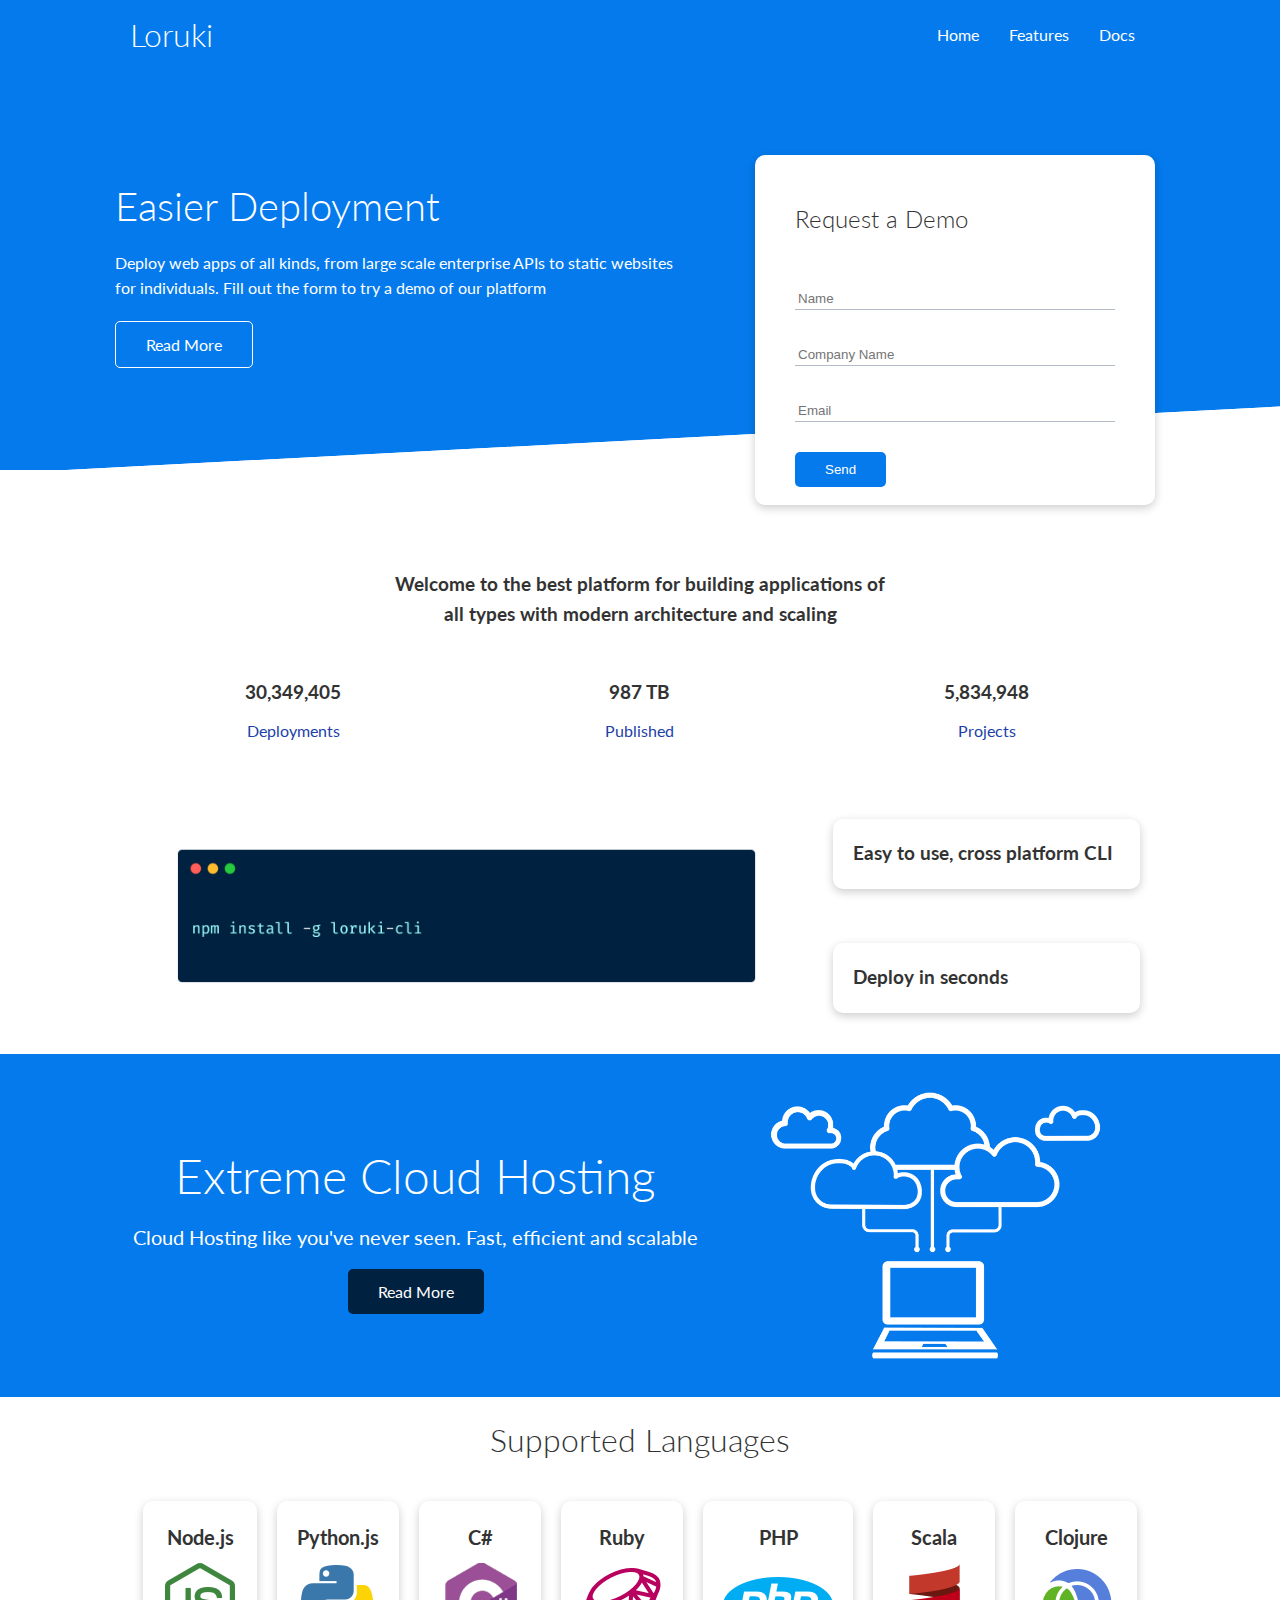
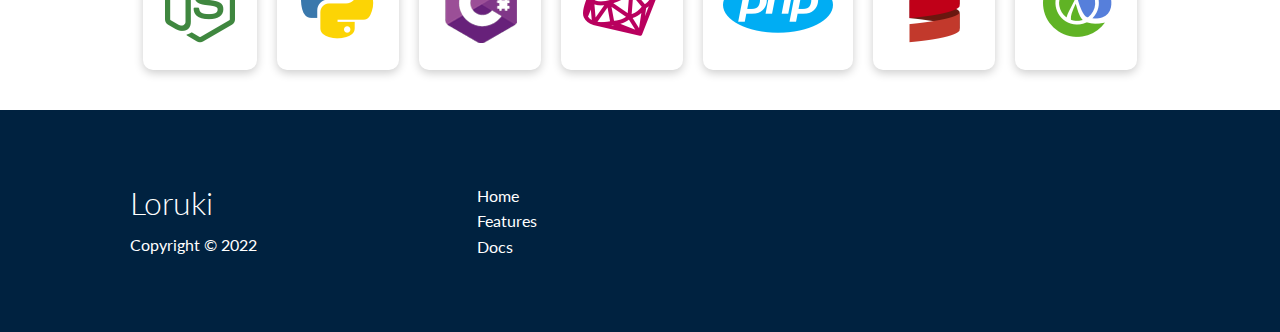
<file: index.html>
<!DOCTYPE html>
<html lang="en">
<head>
  <meta charset="UTF-8">
  <meta http-equiv="X-UA-Compatible" content="IE=edge">
  <meta name="viewport" content="width=device-width, initial-scale=1.0">
  <link rel="stylesheet" href="https://cdnjs.cloudflare.com/ajax/libs/font-awesome/6.2.0/css/all.min.css" integrity="sha512-xh6O/CkQoPOWDdYTDqeRdPCVd1SpvCA9XXcUnZS2FmJNp1coAFzvtCN9BmamE+4aHK8yyUHUSCcJHgXloTyT2A==" crossorigin="anonymous" referrerpolicy="no-referrer" />
  <link rel="stylesheet" href="css/utilities.css">
  <link rel="stylesheet" href="css/style.css">
  <title>Loruki | Cloud Hosting for Everyone!  </title>
</head>
<body>
  <!--Navbar-->
  <div class="navbar">
    <div class="container flex">
      <h1 class="logo">Loruki</h1>
        <nav>
          <ul>
            <li><a href="index.html">Home</a></li>
            <li><a href="features.html">Features</a></li>
            <li><a href="docs.html">Docs</a></li>
          </ul>
        </nav>
    </div>
  </div>

  <!-- Showcase -->
  <section class="showcase">
    <div class="container grid">
      <div class="showcase-text">
        <h1>Easier Deployment</h1>
        <p>Deploy web apps of all kinds, from large scale enterprise APIs to static websites for individuals. Fill out the form to try a demo of our platform</p>
        <a href="features.html" class="btn btn-outline">Read More</a>
      </div>

      <div class="showcase-form card">
        <h2>Request a Demo</h2>
        <form name="contact" method="POST" netlify-honeypot="bot-field" data-netlify="true">
          <input type="hidden" name="form-name" value="contact">
          <p class="hidden">
            <label>
              Don’t fill this out if you’re human: <input name="bot-field" />
            </label>
          </p>
          <div class="form-control">
            <input type="text" name="name" placeholder="Name" required>
          </div>
          <div class="form-control">
            <input type="text" name="company" placeholder="Company Name" required>
          </div>
          <div class="form-control">
            <input type="email" name="email" placeholder="Email" required>
          </div>
          <input type="submit" value="Send" class="btn btn-primary">
        </form>
      </div>
    </div>
  </section>

  <!--Stats-->
  <section class="stats">
    <div class="container">
      <h3 class="stats-heading text-center my-1">
        Welcome to the best platform for building applications of all types with modern architecture and scaling
      </h3>

      <div class="grid grid-3 text-center my-4">
        <div>
          <i class="fas fa-server fa-3x"></i>
          <h3>30,349,405</h3>
          <p class="text-secondary">Deployments</p>
        </div>
        <div><i class="fas fa-upload fa-3x"></i>
          <h3>987 TB</h3>
          <p class="text-secondary">Published</p>
        </div>
        <div><i class="fas fa-project-diagram fa-3x"></i>
          <h3>5,834,948</h3>
          <p class="text-secondary">Projects</p>
        </div>
      </div>
    </div> 
  </section>

  <!-- Cli -->
  <section class="cli">
    <div class="container grid">
      <img src="images/cli.png" alt="">
      <div class="card">
        <h3>Easy to use, cross platform CLI</h3>
      </div>
      <div class="card">
        <h3>Deploy in seconds</h3>
      </div>
    </div>
  </section>

  <!-- Cloud -->
  <section class="cloud bg-primary my-2 py-2">
    <div class="container grid">
      <div class="text-center">
        <h2 class="lg">Extreme Cloud Hosting</h2>
        <p class="lead my-1">Cloud Hosting like you've never seen.
        Fast, efficient and scalable</p>
        <a href="features.html" class="btn btn-dark">Read More</a>
      </div>
      <img src="images/cloud.png" alt="">
    </div>
  </section>

  <!-- Languages -->
  <section class="languages">
    <h2 class="md text-center my-2">
      Supported Languages
    </h2>
    <div class="container flex">
      <div class="card">
        <h4>Node.js</h4>
        <img src="images/logos/node.png" alt="">
      </div>
      <div class="card">
        <h4>Python.js</h4>
        <img src="images/logos/python.png" alt="">
      </div>
      <div class="card">
        <h4>C#</h4>
        <img src="images/logos/csharp.png" alt="">
      </div>
      <div class="card">
        <h4>Ruby</h4>
        <img src="images/logos/ruby.png" alt="">
      </div>
      <div class="card">
        <h4>PHP</h4>
        <img src="images/logos/php.png" alt="">
      </div>
      <div class="card">
        <h4>Scala</h4>
        <img src="images/logos/scala.png" alt="">
      </div>
      <div class="card">
        <h4>Clojure</h4>
        <img src="images/logos/clojure.png" alt="">
      </div>
    </div>
  </section>

  <!-- Footer -->
  <footer class="footer bg-dark py-5">
    <div class="container grid grid-3">
      <div>
        <h1>Loruki
        </h1>
        <p>Copyright &copy; 2022</p>
      </div>
      <nav>
        <ul>
          <li><a href="index.html">Home</a></li>
          <li><a href="features.html">Features</a></li>
          <li><a href="docs.html">Docs</a></li>
        </ul>
      </nav>
      <div class="social">
        <a href="#"><i class="fab fa-github fa-2x"></i></a>
        <a href="#"><i class="fab fa-twitter fa-2x"></i></a>
        <a href="#"><i class="fab fa-facebook fa-2x"></i></a>
        <a href="#"><i class="fab fa-instagram fa-2x"></i></a>
      </div>
    </div>
  </footer>

</body>
</html>
</file>
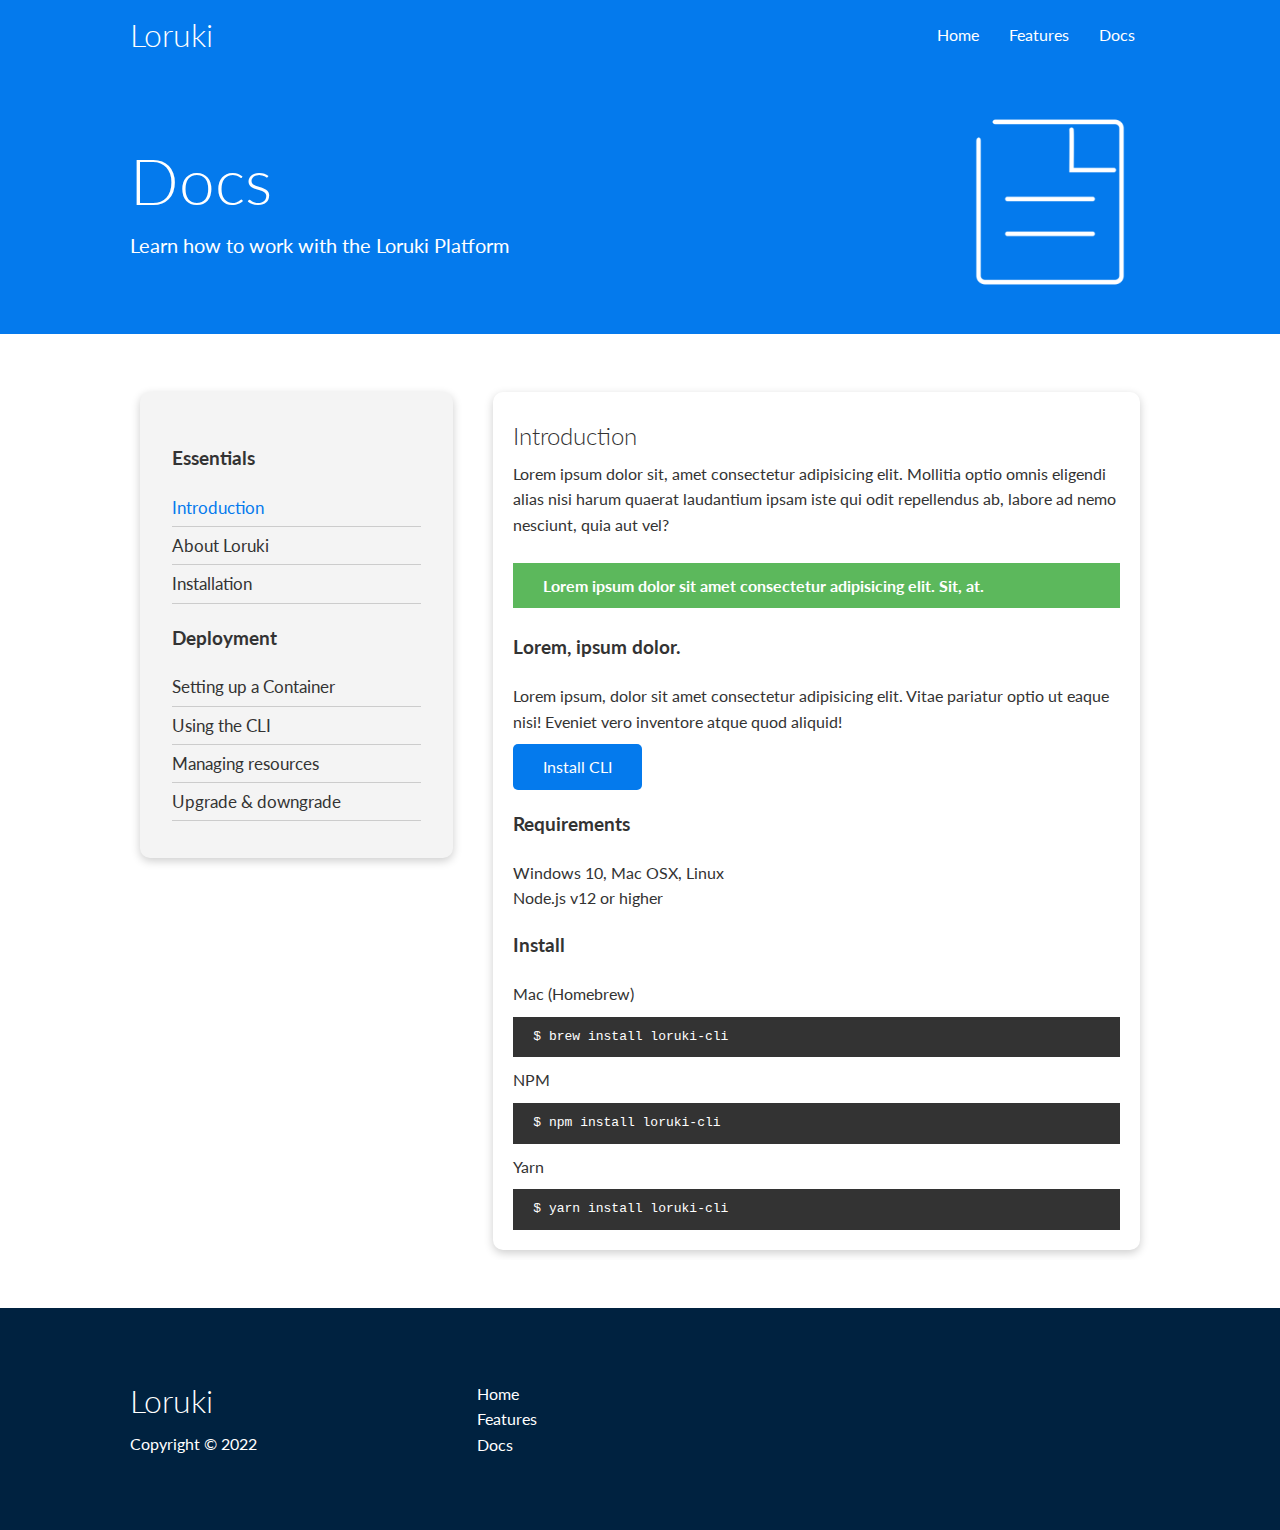
<file: docs.html>
<!DOCTYPE html>
<html lang="en">
<head>
  <meta charset="UTF-8">
  <meta http-equiv="X-UA-Compatible" content="IE=edge">
  <meta name="viewport" content="width=device-width, initial-scale=1.0">
  <link rel="stylesheet" href="https://cdnjs.cloudflare.com/ajax/libs/font-awesome/6.2.0/css/all.min.css" integrity="sha512-xh6O/CkQoPOWDdYTDqeRdPCVd1SpvCA9XXcUnZS2FmJNp1coAFzvtCN9BmamE+4aHK8yyUHUSCcJHgXloTyT2A==" crossorigin="anonymous" referrerpolicy="no-referrer" />
  <link rel="stylesheet" href="css/utilities.css">
  <link rel="stylesheet" href="css/style.css">
  <title>Loruki | Cloud Hosting for Everyone!  </title>
</head>
<body>
  <!--Navbar-->
  <div class="navbar">
    <div class="container flex">
      <h1 class="logo">Loruki</h1>
        <nav>
          <ul>
            <li><a href="index.html">Home</a></li>
            <li><a href="features.html">Features</a></li>
            <li><a href="docs.html">Docs</a></li>
          </ul>
        </nav>
    </div>
  </div>

  <!-- Head -->
  <section class="docs-head bg-primary py-3">
    <div class="container grid">
      <div>
        <h1 class="xl">Docs</h1>
        <p class="lead">
          Learn how to work with the Loruki Platform
        </p>
      </div>
      <img src="images/docs.png" alt="">
    </div>
  </section>

  <!-- Docs Main -->
  <section class="docs-main my-4">
    <div class="container grid">
      <div class="card bg-light p-3">
        <h3 class="my-2">Essentials</h3>
        <nav>
          <ul>
            <li><a class="text-primary" href="#">Introduction</a></li>
            <li><a href="#">About Loruki</a></li>
            <li><a href="#">Installation</a></li>
          </ul>
        </nav>

        <h3 class="my-2">Deployment</h3>
        <nav>
          <ul>
            <li><a href="#">Setting up a Container</a></li>
            <li><a href="#">Using the CLI</a></li>
            <li><a href="#">Managing resources</a></li>
            <li><a href="#">Upgrade & downgrade</a></li>
          </ul>
        </nav>
      </div>
      <div class="card">
        <h2>Introduction</h2>
        <p>Lorem ipsum dolor sit, amet consectetur adipisicing elit. Mollitia optio omnis eligendi alias nisi harum quaerat laudantium ipsam iste qui odit repellendus ab, labore ad nemo nesciunt, quia aut vel?</p>
        
        <div class="alert alert-success">
          <i class="fas fa-info"></i> Lorem ipsum dolor sit amet consectetur adipisicing elit. Sit, at.
        </div>

        <h3>Lorem, ipsum dolor.</h3>
        <p>Lorem ipsum, dolor sit amet consectetur adipisicing elit. Vitae pariatur optio ut eaque nisi! Eveniet vero inventore atque quod aliquid!</p>
        <a href="#" class="btn btn-primary">Install CLI</a>

        <h3>Requirements</h3>
        <ul>
          <li>Windows 10, Mac OSX, Linux</li>
          <li>Node.js v12 or higher</li>
        </ul>

        <h3>Install</h3>
        <p>Mac (Homebrew)</p>
        <pre><code>$ brew install loruki-cli</code></pre>
        <p>NPM</p>
        <pre><code>$ npm install loruki-cli</code></pre>
        <p>Yarn</p>
        <pre><code>$ yarn install loruki-cli</code></pre>
      </div>
    </div>
  </section>


  <!-- Footer -->
  <footer class="footer bg-dark py-5">
    <div class="container grid grid-3">
      <div>
        <h1>Loruki
        </h1>
        <p>Copyright &copy; 2022</p>
      </div>
      <nav>
        <ul>
          <li><a href="index.html">Home</a></li>
          <li><a href="features.html">Features</a></li>
          <li><a href="docs.html">Docs</a></li>
        </ul>
      </nav>
      <div class="social">
        <a href="#"><i class="fab fa-github fa-2x"></i></a>
        <a href="#"><i class="fab fa-twitter fa-2x"></i></a>
        <a href="#"><i class="fab fa-facebook fa-2x"></i></a>
        <a href="#"><i class="fab fa-instagram fa-2x"></i></a>
      </div>
    </div>
  </footer>

</body>
</html>
</file>
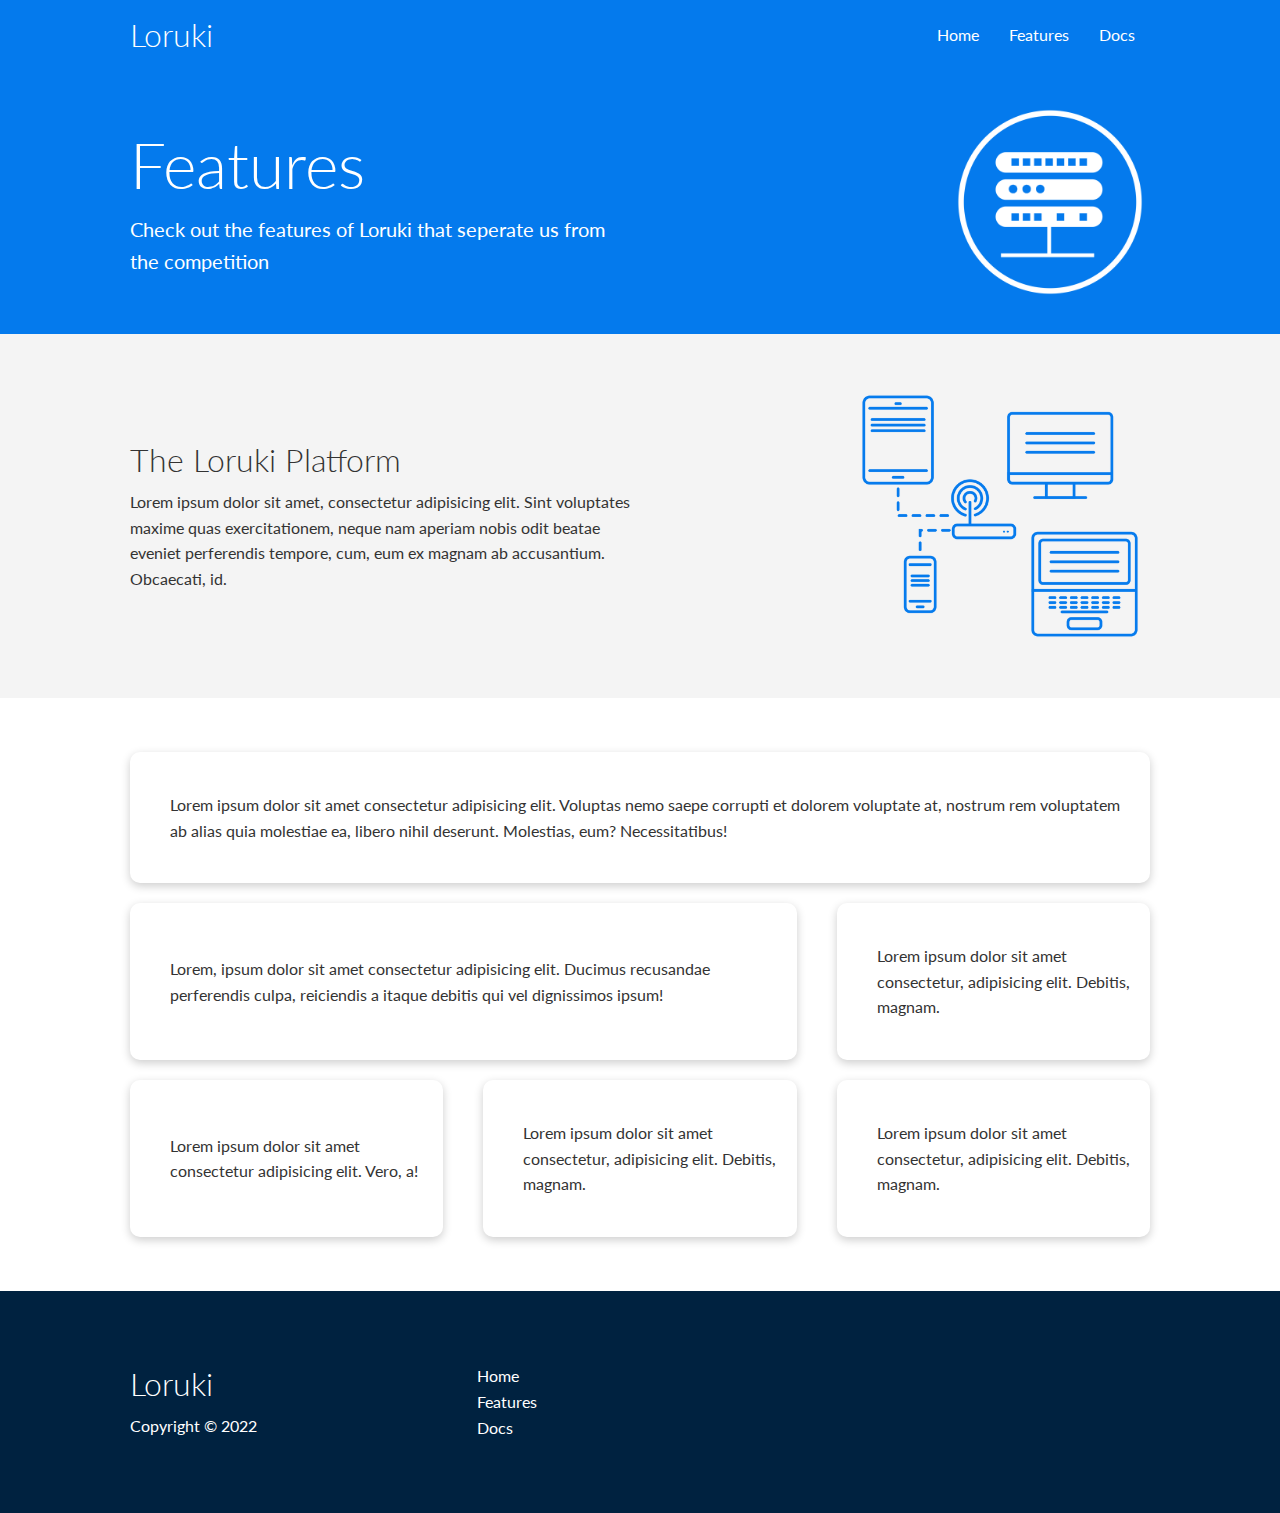
<file: features.html>
<!DOCTYPE html>
<html lang="en">
<head>
  <meta charset="UTF-8">
  <meta http-equiv="X-UA-Compatible" content="IE=edge">
  <meta name="viewport" content="width=device-width, initial-scale=1.0">
  <link rel="stylesheet" href="https://cdnjs.cloudflare.com/ajax/libs/font-awesome/6.2.0/css/all.min.css" integrity="sha512-xh6O/CkQoPOWDdYTDqeRdPCVd1SpvCA9XXcUnZS2FmJNp1coAFzvtCN9BmamE+4aHK8yyUHUSCcJHgXloTyT2A==" crossorigin="anonymous" referrerpolicy="no-referrer" />
  <link rel="stylesheet" href="css/utilities.css">
  <link rel="stylesheet" href="css/style.css">
  <title>Loruki | Cloud Hosting for Everyone!  </title>
</head>
<body>
  <!--Navbar-->
  <div class="navbar">
    <div class="container flex">
      <h1 class="logo">Loruki</h1>
        <nav>
          <ul>
            <li><a href="index.html">Home</a></li>
            <li><a href="features.html">Features</a></li>
            <li><a href="docs.html">Docs</a></li>
          </ul>
        </nav>
    </div>
  </div>

  <!-- Head -->
  <section class="features-head bg-primary py-3">
    <div class="container grid">
      <div>
        <h1 class="xl">Features</h1>
        <p class="lead">
          Check out the features of Loruki that seperate us from the competition
        </p>
      </div>
      <img src="images/server.png" alt="">
    </div>
  </section>

  <!-- Sub head -->
  <section class="features-sub-head bg-light py-3">
    <div class="container grid">
      <div>
        <h1 class="md">The Loruki Platform</h1>
        <p>
          Lorem ipsum dolor sit amet, consectetur adipisicing elit. Sint voluptates maxime quas exercitationem, neque nam aperiam nobis odit beatae eveniet perferendis tempore, cum, eum ex magnam ab accusantium. Obcaecati, id.
        </p>
      </div>
      <img src="images/server2.png" alt="">
  </section>

  <section class="features-main my-2">
    <div class="container grid grid-3">
      <div class="card flex">
        <i class="fas fa-server fa-3x"></i>
        <p>Lorem ipsum dolor sit amet consectetur adipisicing elit. Voluptas nemo saepe corrupti et dolorem voluptate at, nostrum rem voluptatem ab alias quia molestiae ea, libero nihil deserunt. Molestias, eum? Necessitatibus!</p>
    </div>
    <div class="card flex">
        <i class="fas fa-network-wired fa-3x"></i>
        <p>
            Lorem, ipsum dolor sit amet consectetur adipisicing elit. Ducimus
            recusandae perferendis culpa, reiciendis a itaque debitis qui vel
            dignissimos ipsum!
        </p>
    </div>
    <div class="card flex">
        <i class="fas fa-laptop-code fa-3x"></i>
        <p>
            Lorem ipsum dolor sit amet consectetur, adipisicing elit. Debitis,
            magnam.
        </p>
    </div>
    <div class="card flex">
        <i class="fas fa-database fa-3x"></i>
        <p>
            Lorem ipsum dolor sit amet consectetur adipisicing elit. Vero, a!
        </p>
    </div>
    <div class="card flex">
        <i class="fas fa-power-off fa-3x"></i>
        <p>
            Lorem ipsum dolor sit amet consectetur, adipisicing elit. Debitis,
            magnam.
        </p>
    </div>
    <div class="card flex">
        <i class="fas fa-upload fa-3x"></i>
        <p>
            Lorem ipsum dolor sit amet consectetur, adipisicing elit. Debitis,
            magnam.
        </p>
    </div>
    </div>
  </section>

  </my-2>
  <!-- Footer -->
  <footer class="footer bg-dark py-5">
    <div class="container grid grid-3">
      <div>
        <h1>Loruki
        </h1>
        <p>Copyright &copy; 2022</p>
      </div>
      <nav>
        <ul>
          <li><a href="index.html">Home</a></li>
          <li><a href="features.html">Features</a></li>
          <li><a href="docs.html">Docs</a></li>
        </ul>
      </nav>
      <div class="social">
        <a href="#"><i class="fab fa-github fa-2x"></i></a>
        <a href="#"><i class="fab fa-twitter fa-2x"></i></a>
        <a href="#"><i class="fab fa-facebook fa-2x"></i></a>
        <a href="#"><i class="fab fa-instagram fa-2x"></i></a>
      </div>
    </div>
  </footer>

</body>
</html>
</file>
<file: css/utilities.css>
/* Utilities */

.container {
  max-width: 1100px;
  margin: 0 auto;
  overflow: auto;
  padding: 0 40px;
}

.card {
  background-color: #fff;
  color: #333;
  border-radius: 10px;
  box-shadow: 0 3px 10px rgba(0,0,0,0.2);
  padding: 20px;
  margin: 10px;
}

.btn {
  display: inline-block;
  padding: 10px 30px;
  cursor: pointer;
  background: var(--primary-color);
  color: #fff;
  border: none;
  border-radius: 5px;
}

.btn-outline {
  background-color: transparent;
  border: 1px #fff solid;
}

.btn:hover {
  transform: scale(0.98)
}

/* Backgrounds & coloured buttons */
.bg-primary, 
.btn-primary {
  background-color: var(--primary-color);
  color: #fff;
}

.bg-secondary, 
.btn-secondary {
  background-color: var(--secondary-color);
  color: #fff;
}

.bg-dark, 
.btn-dark {
  background-color: var(--dark-color);
  color: #fff;
}

.bg-light, 
.btn-light {
  background-color: var(--light-color);
  color: #333;
}

.bg-primary a,
.btn-primary a,
.bg-secondary a,
.btn-secondary a,
.bg-dark a,
.btn-dark a {
  color: #fff;
}

/* Text Colors */

.text-primary {
  color: var(--primary-color);
}

.text-secondary {
  color: var(--secondary-color);
}

.text-dark {
  color: var(--dark-color);
}

.text-light {
  color: var(--light-color);
}

/* Text sizes */

.lead {
  font-size: 20px;
}

.sm {
  font-size: 1rem;
}

.md {
  font-size: 2rem;
}

.lg {
  font-size: 3rem;
}

.xl {
  font-size: 4rem;
}

.text-center {
  text-align: center;
}

/* Alert */
.alert {
  background-color: var(--light-color);
  padding: 10px 20px;
  font-weight: bold;
  margin:25px 0
}

.alert i {
  margin-right: 10px;
}

.alert-success {
  background-color: var(--success-color);
  color: #fff;
}

.alert-error {
  background-color: var(--error-color);
  color: #fff;
}

.flex {
  display: flex;
  justify-content: center;
  align-items: center;
  height: 100%;
}

.grid {
  display: grid;
  grid-template-columns: repeat(2, 1fr);
  gap: 20px;
  justify-content: center;
  align-items: center;
  height: 100%
}

.grid-3 {
  grid-template-columns: repeat(3, 1fr);
}

/* Margin */
.my-1 {
  margin: 1rem 0;
}

.my-2 {
  margin: 1.5rem 0;
}

.my-3 {
  margin: 2rem 0;
}

.my-4 {
  margin: 3rem 0;
}

.my-5 {
  margin: 4rem 0;
}

.m-1 {
  margin: 1rem;
}

.m-2 {
  margin: 1.5rem;
}

.m-3 {
  margin: 2rem;
}

.m-4 {
  margin: 3rem;
}

.m-5 {
  margin: 4rem;
}

/* Padding */
.py-1 {
  Padding: 1rem 0;
}

.py-2 {
  Padding: 1.5rem 0;
}

.py-3 {
  Padding: 2rem 0;
}

.py-4 {
  Padding: 3rem 0;
}

.py-5 {
  Padding: 4rem 0;
}

.p-1 {
  Padding: 1rem;
}

.p-2 {
  Padding: 1.5rem;
}

.p-3 {
  Padding: 2rem;
}

.p-4 {
  Padding: 3rem;
}

.p-5 {
  Padding: 4rem;
}
</file>
<file: css/style.css>
@import url('https://fonts.googleapis.com/css2?family=Lato:wght@300&display=swap');

:root {
  --primary-color: #047aed;
  --secondary-color: #1c3fa8;
  --dark-color: #002240;
  --light-color: #f4f4f4;
  --success-color: #5cb85c;
  --error-color: #d9534f;
}

/*Base style */

*{
  box-sizing: border-box;
  padding: 0;
  margin: 0;
}

body {
  font-family: 'Lato', sans-serif;
  color: #333;
  line-height: 1.6;
}

ul {
  list-style-type: none;
}

a {
  text-decoration:none;
  color: #333;
}

h1,
h2 {
  font-weight: 300;
  line-height: 1.2;
  margin: 10px 0;
}

p{
  margin: 10px 0;
}

img{
  width: 100%;
}

code, pre {
  background: #333;
  color: #fff;
  padding: 10px;
}

.hidden {
  visibility: hidden;
  height: 0;
}

/* Navbar */

.navbar {
  background-color: var(--primary-color);
  color: #fff;
  height: 70px;
}

.navbar ul {
  display: flex;
}

.navbar .flex {
  justify-content: space-between;
}

.navbar a {
  color: #fff;
  padding: 10px;
  margin: 0 5px;
}

.navbar a:hover {
  border-bottom: 2px #fff solid;
}

/* Showcase */

.showcase {
  height: 400px;
  background-color: var(--primary-color);
  color: #fff;
  position: relative;
}

.showcase h1 {
  font-size: 40px;
}

.showcase p {
  margin: 20px 0;
}

.showcase .grid {
  overflow: visible;
  grid-template-columns: 55% 45%;
  gap: 30px
}

.showcase-text {
  animation: slideInFromLeft 1s ease-in;
}

.showcase-form {
  position: relative;
  top: 60px;
  height: 350px;
  width: 400px;
  padding: 40px;
  z-index: 100;
  justify-self: flex-end;
  animation: slideInFromRight 1s ease-in;
}

.showcase-form .form-control {
  margin: 30px 0;
}

.showcase-form input[type='text'],
.showcase-form input[type='email'] {
  border: 0;
  border-bottom: 1px solid #b4becb;
  width: 100%;
  padding: 3px;
  font-soze: 16px;
}

.showcase-form input:focus {
  outline: none;
}

.showcase::before,
.showcase::after {
  content: '';
  position: absolute;
  height: 100px;
  bottom: -70px;
  right: 0;
  left: 0;
  background: #fff;
  transform: skewY(-3deg);
  -webkit-transform: skewY(-3deg);
  -moz-transform: skewY(-3deg);
  -ms-transform: skewY(-3deg);
}

/* Stats */
.stats{
  padding-top: 100px;
  animation: slideInFromBottom 1s ease-in;
}

.stats-heading {
  max-width: 500px;
  margin: auto;
}

.stats grid h3 {
  font-size: 35px;
}

.stats grid p {
  font-size: 20px;
  font-weight: bold;
}

/* Cli */
.cli .grid {
  grid-template-columns: repeat(3, 1fr);
  grid-template-rows: repeat(2, 1fr);
}

.cli .grid > *:first-child {
  grid-column: 1 / span 2;
  grid-row: 1 / span 2;
}

/* Cloud */
.cloud .grid {
  grid-template-columns: 4fr 3fr;
}

/* Languages */

.languages .flex {
  flex-wrap:wrap;
}

.languages .card {
  text-align: center;
  margin: 18px 10px 40px;
  transition: transform 0.2s ease-in;
}

.languages .card h4 {
  font-size: 20px;
  margin-bottom: 10px;
}

.languages .card:hover {
  transform: translateY(-15px);
}

/* Features */
.features-head img, .docs-head img {
  width: 200px;
  justify-self: flex-end;
}

.features-sub-head img {
  width: 300px;
  justify-self: flex-end;
}

.features-main .card > i {
  margin-right: 20px;
}

.features-main .grid {
  padding: 30px;
} 

.features-main .grid > *:first-child {
  grid-column: 1 / span 3;
}

.features-main .grid > *:nth-child(2) {
  grid-column: 1 / span 2;
}

/* Docs */
.docs-main h3 {
  margin: 20px 0;
}

.docs-main .grid {
  grid-template-columns: 1fr 2fr;
  align-items: flex-start;
}

.docs-main nav li {
  font-size: 17px;
  padding-bottom: 5px;
  margin-bottom: 5px;
  border-bottom: 1px #ccc solid;
}

.docs-main a:hover {
  font-weight: bold;
}

/* Footer */

.footer .social a {
  margin: 0 10px;
}

/* Animations */
@keyframes slideInFromLeft {
  0% {
    transform: translateX(-100%)
  }

  100% {
    transform: translateX(0)
  }
}

@keyframes slideInFromRight {
  0% {
    transform: translateX(100%)
  }

  100% {
    transform: translateX(0)
  }
}

@keyframes slideInFromTop {
  0% {
    transform: translateY(-100%)
  }

  100% {
    transform: translateX(0)
  }
}

@keyframes slideInFromBottom {
  0% {
    transform: translateY(100%)
  }

  100% {
    transform: translateX(0)
  }
}

/* Tablets and under */
@media(max-width: 768px) {
  .grid,
  .showcase .grid,
  .stats .grid,
  .cli .grid,
  .cloud .grid,
  .features-main .grid,
  .docs-main .grid {
    grid-template-columns: 1fr;
    grid-template-rows: 1fr;
  }

  .showcase {
    height: auto;
  }

  .showcase-text {
    text-align: center;
    margin-top: 40px;
    animation: slideInFromTop 1s ease-in;
  }

  .showcase-form {
    justify-self: center;
    margin: auto;
    animation: slideInFromBottom 1s ease-in;
}

  .cli .grid > *:first-child {
    grid-column: 1;
    grid-row: 1;
  }

  .features-head,
  .features-sub-head,
  .docs-head {
    text-align: center;
  }

  .features-head img,
  .features-sub-head img,
  .docs-head img {
    justify-self: center;
  }

  .features-main .grid>*:first-child,
  .features-main .grid>*:nth-child(2) {
    grid-column: 1;
  }
}

/* Mobile */
@media(max-width: 500px) {
  .navbar {
    height: 110px;
  }

  .navbar .flex {
    flex-direction: column;
  }

  .navbar ul {
    padding: 10px;
    background-color: rgba(0, 0, 0, 0.1);
  }
}
</file>
